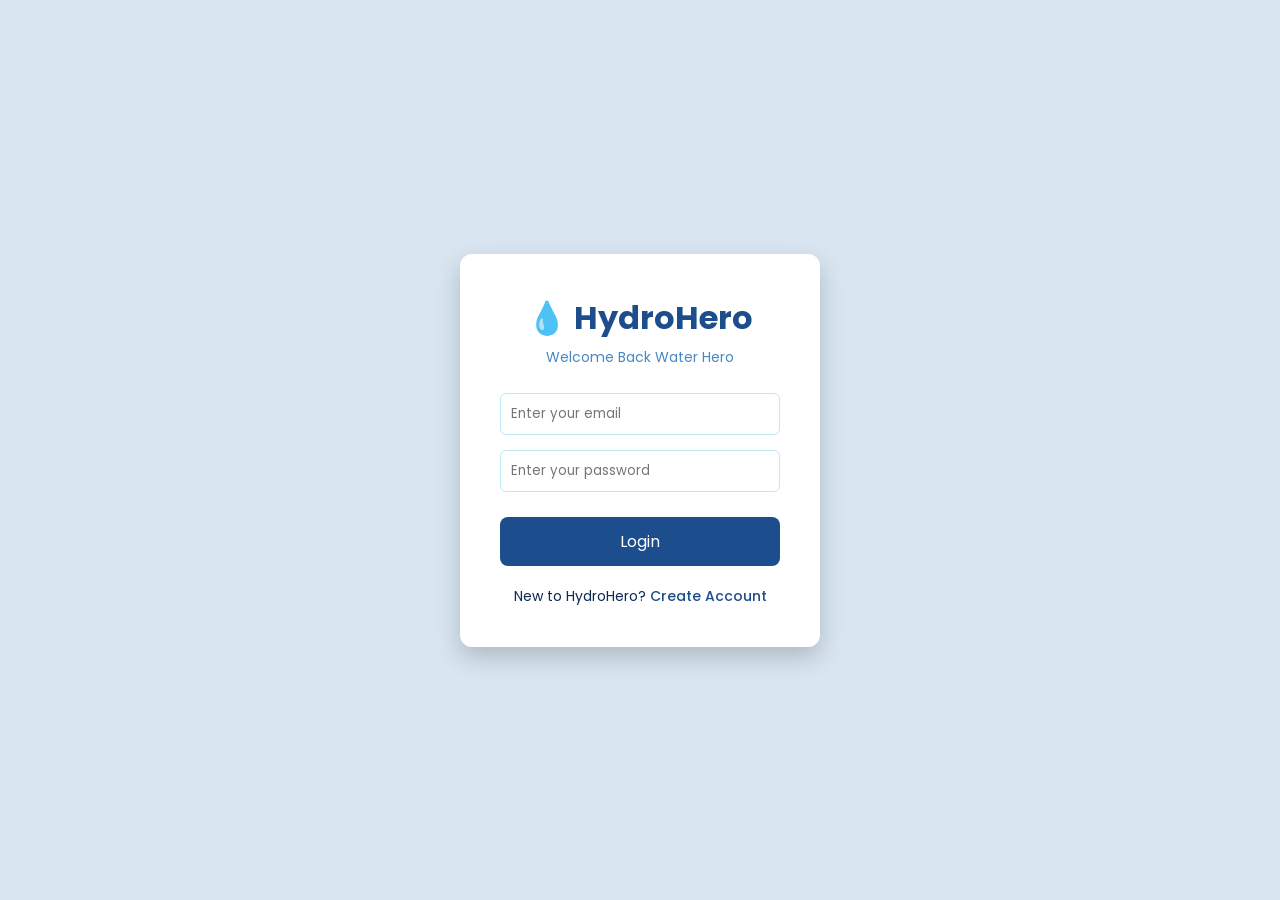
<file: index.html>
<!DOCTYPE html>
<html lang="en">

<head>

<meta charset="UTF-8">
<meta name="viewport" content="width=device-width, initial-scale=1.0">

<title>HydroHero Login</title>

<link rel="stylesheet" href="css/login.css">

<link href="https://fonts.googleapis.com/css2?family=Poppins:wght@300;400;500;600&display=swap" rel="stylesheet">

</head>

<body>

<div class="login-container">

<div class="login-card">

<div class="login-brand">
<h1 class="login-logo">💧 HydroHero</h1>
<p class="login-tagline">Welcome Back Water Hero</p>
</div>

<form class="login-form" id="loginForm">

<input type="email" id="loginEmail" class="login-input" placeholder="Enter your email" required>

<input type="password" id="loginPassword" class="login-input" placeholder="Enter your password" required>

<button type="submit" class="login-button">
Login
</button>

</form>

<p class="login-redirect">
New to HydroHero?
<a href="signup.html">Create Account</a>
</p>

</div>

</div>
<script>

document.getElementById("loginForm").addEventListener("submit", function(e){

e.preventDefault();

let email = document.getElementById("loginEmail").value;
let password = document.getElementById("loginPassword").value;

let users = JSON.parse(localStorage.getItem("users")) || [];

let foundUser = users.find(user => user.email === email && user.password === password);

if(foundUser){

localStorage.setItem("hydroUser", JSON.stringify(foundUser));

window.location.href = "home.html";

}else{

alert("Invalid email or password");

}

});


</script>
</body>

</html>
</file>
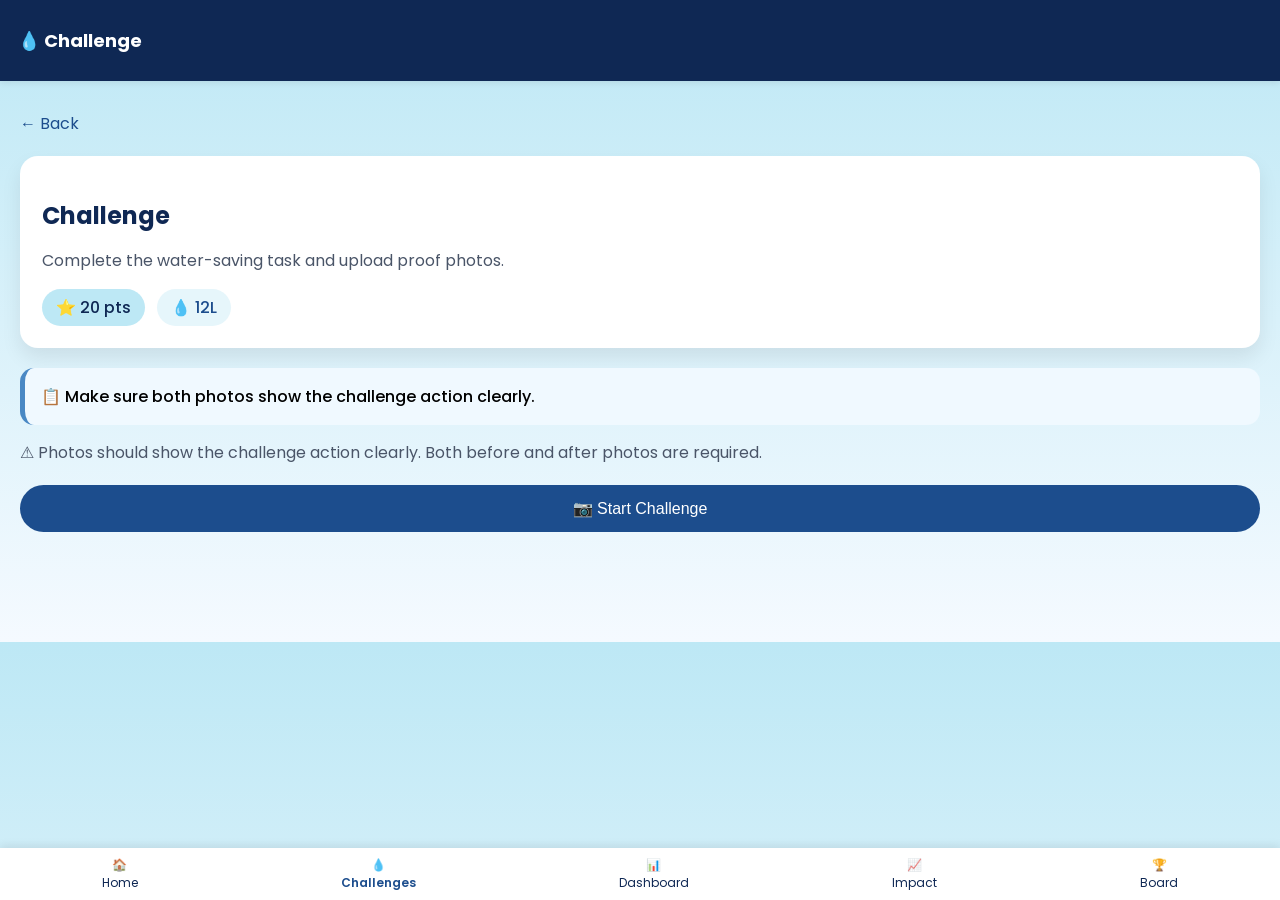
<file: challenge-detail.html>
<!DOCTYPE html>
<html>
<head>
<meta charset="UTF-8">
<title>Challenge Detail</title>

<link rel="stylesheet" href="css/challengeStyles.css">

<link href="https://fonts.googleapis.com/css2?family=Poppins:wght@400;500;600&display=swap" rel="stylesheet">

</head>

<body>

<!-- HEADER -->

<header class="topbar">

<h2 class="title" id="challengeTitle">💧 Challenge</h2>

</header>


<!-- MAIN CONTENT -->

<div class="container">

<a href="challenges.html" class="back">← Back</a>


<!-- CHALLENGE CARD -->

<div class="detail-card">

<h2 id="challengeName">Challenge</h2>

<p id="challengeDescription">
Complete the water-saving task and upload proof photos.
</p>

<div class="badges">

<span class="points" id="challengePoints">⭐ 20 pts</span>

<span class="water" id="challengeWater">💧 12L</span>

</div>

</div>


<!-- WARNING BOX -->

<div class="warning-box">
📋 Make sure both photos show the challenge action clearly.
</div>


<div class="note">
⚠ Photos should show the challenge action clearly.
Both before and after photos are required.
</div>


<!-- START BUTTON -->

<a href="capture.html">
<button class="start-btn">
📷 Start Challenge
</button>
</a>

</div>


<!-- BOTTOM NAVIGATION -->

<nav class="bottomnav">

<a href="home.html">
🏠
<br>
Home
</a>

<a class="active" href="challenges.html">
💧
<br>
Challenges
</a>

<a href="dashboard.html">
📊
<br>
Dashboard
</a>

<a href="impact.html">
📈
<br>
Impact
</a>

<a href="leaderboard.html">
🏆
<br>
Board
</a>

</nav>


<script>

function toggleTheme(){
document.body.classList.toggle("dark");
}

function logout(){
alert("Logged Out");
window.location.href="login.html";
}


/* ---------- Load Challenge Data from URL ---------- */

const params = new URLSearchParams(window.location.search);
const challenge = params.get("challenge");

const challengeData = {

tap: {
title: "💧 Turn off tap while brushing",
desc: "Save water by turning off the tap while brushing your teeth. A running tap wastes up to 6 liters per minute!",
points: "⭐ 20 pts",
water: "💧 12L"
},

shower: {
title: "💧 Reduce shower time",
desc: "Shorten your shower time by 2 minutes to conserve water.",
points: "⭐ 30 pts",
water: "💧 30L"
},

plants: {
title: "💧 Reuse water for plants",
desc: "Use leftover water (from washing vegetables etc.) to water plants.",
points: "⭐ 15 pts",
water: "💧 8L"
},

bucket: {
title: "💧 Use bucket instead of hose",
desc: "Use a bucket instead of a hose for cleaning tasks.",
points: "⭐ 40 pts",
water: "💧 150L"
}

};

if (challenge && challengeData[challenge]) {

document.getElementById("challengeTitle").innerText = challengeData[challenge].title;

document.getElementById("challengeName").innerText = challengeData[challenge].title;

document.getElementById("challengeDescription").innerText = challengeData[challenge].desc;

document.getElementById("challengePoints").innerText = challengeData[challenge].points;

document.getElementById("challengeWater").innerText = challengeData[challenge].water;

}

</script>

</body>
</html>
</file>
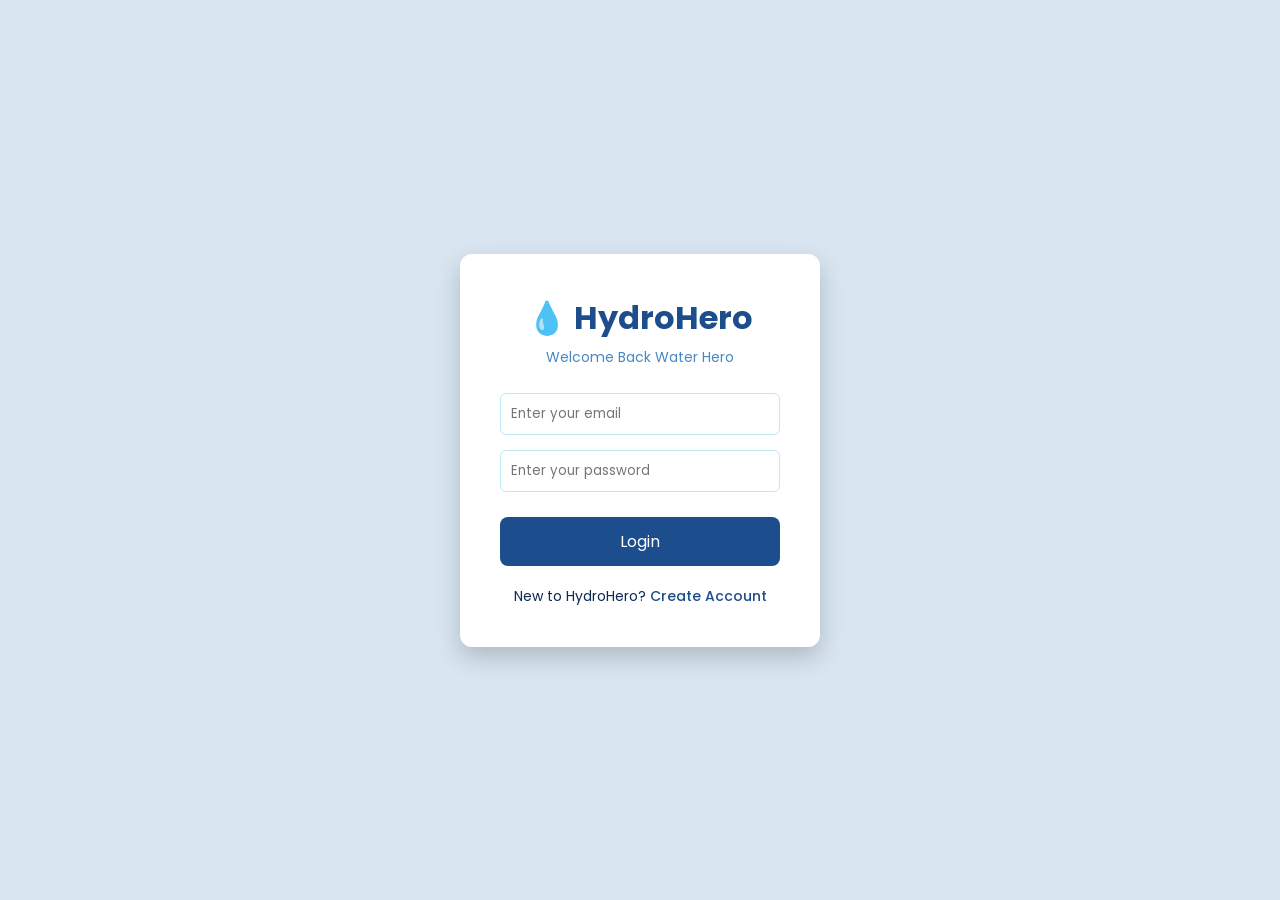
<file: challenges.html>
<!DOCTYPE html>
<html>
<head>
<meta charset="UTF-8">
<title>HydroHero Challenges</title>

<link rel="stylesheet" href="css/challengeStyles.css">
<link rel="stylesheet" href="css/home.css">

<link href="https://fonts.googleapis.com/css2?family=Poppins:wght@400;500;600&display=swap" rel="stylesheet">

</head>

<body>

<!-- HEADER -->

<nav class="nav-bar">

<div class="nav-logo">
<div class="nav-logo-icon">💧</div>
<span>Challenges</span>
</div>

<div class="nav-menu-container" id="navMenu">

<a href="home.html" class="nav-link">
<span>Home</span>
</a>

<a href="challenges.html" class="nav-link active">
<span>Challenges</span>
</a>

<a href="dashboard.html" class="nav-link">
<span>Dashboard</span>
</a>

<a href="impact.html" class="nav-link">
<span>Impact</span>
</a>

<a href="leaderboard.html" class="nav-link">
<span>Leaderboard</span>
</a>

<button class="logout-btn" onclick="logout()">Logout</button>

</div>

</nav>



<!-- CONTENT -->

<div class="container">


<!-- Challenge 1 -->

<div class="challenge-card blue">

<h3>💧 Turn off tap while brushing</h3>

<p>💧 12L saved &nbsp;&nbsp; ⭐ 20 pts</p>

<a href="challenge-detail.html?challenge=tap">
<button type="button" class="start-challenge">Start Challenge</button>
</a>

</div>


<!-- Challenge 2 -->

<div class="challenge-card blue">

<h3>💧 Reduce shower time by 2 minutes</h3>

<p>💧 30L saved &nbsp;&nbsp; ⭐ 30 pts</p>

<a href="challenge-detail.html?challenge=shower">
<button type="button" class="start-challenge">Start Challenge</button>
</a>

</div>


<!-- Challenge 3 -->

<div class="challenge-card green">

<h3>💧 Reuse water for plants</h3>

<p>💧 8L saved &nbsp;&nbsp; ⭐ 15 pts</p>

<a href="challenge-detail.html?challenge=plants">
<button type="button" class="start-challenge">Start Challenge</button>
</a>

</div>


<!-- Challenge 4 -->

<div class="challenge-card blue">

<h3>💧 Use bucket instead of hose</h3>

<p>💧 150L saved &nbsp;&nbsp; ⭐ 40 pts</p>

<a href="challenge-detail.html?challenge=bucket">
<button type="button" class="start-challenge">Start Challenge</button>
</a>

</div>

</div>




<script>

function toggleTheme(){
document.body.classList.toggle("dark");
}

function logout(){
alert("Logged Out");
window.location.href="login.html";
}

</script>

<!-- Only challenges script needed here -->
<script src="js/challenges.js"></script>
<script src="js/main.js"></script>
</body>
</html>
</file>
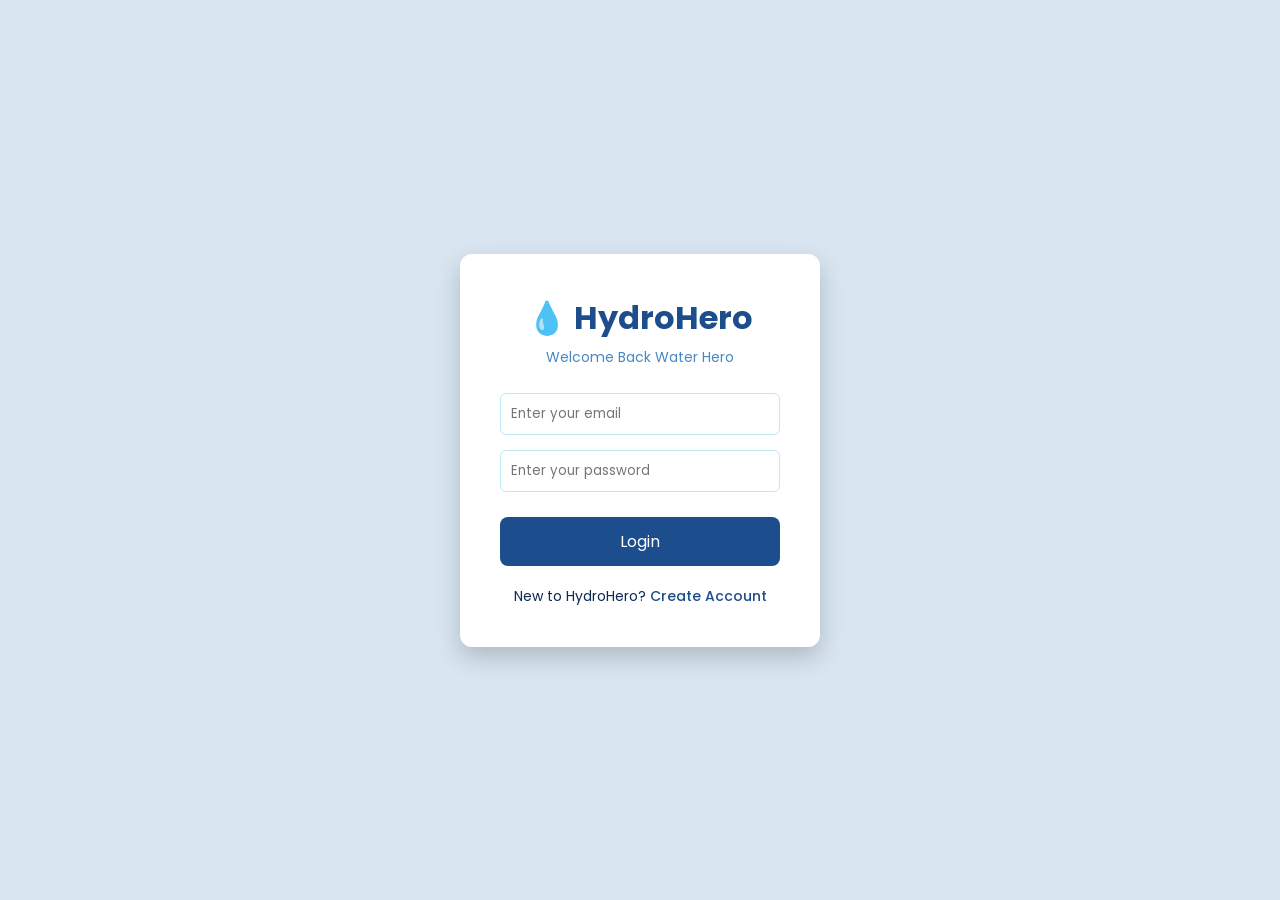
<file: home.html>
<!DOCTYPE html>
<html lang="en">

<head>
<meta charset="UTF-8">
<meta name="viewport" content="width=device-width, initial-scale=1.0">

<title>HydroHero</title>

<link rel="stylesheet" href="css/home.css">

<link href="https://fonts.googleapis.com/css2?family=Poppins:wght@400;500;600;700&display=swap" rel="stylesheet">

</head>

<body>

<nav class="nav-bar">

<div class="nav-logo">
<div class="nav-logo-icon">💧</div>
<span>HydroHero</span>
</div>

<div class="nav-menu-container" id="navMenu">

<a href="index.html" class="nav-link active">
<span>Home</span>
</a>

<a href="challenges.html" class="nav-link">
<span>Challenges</span>
</a>

<a href="dashboard.html" class="nav-link">
<span>Dashboard</span>
</a>

<a href="impact.html" class="nav-link">
<span>Impact</span>
</a>

<a href="leaderboard.html" class="nav-link">
<span>Leaderboard</span>
</a>

<button class="logout-btn" onclick="logout()">Logout</button>


</div>

</nav>




<section class="home-hero">

<p class="home-hero-tag">🌿 Save water. Save the planet.</p>

<h1 class="home-hero-title">
<span>HydroHero</span><br>
Gamifying Water Conservation
</h1>

<p class="home-hero-desc">
Join thousands making a real difference. Complete challenges,
track your impact, and compete on leaderboards.
</p>

<button class="home-hero-button">
<a href="impact.html">💧 Start Saving Water</a>
</button>

</section>


<section class="home-stats">

<div class="home-stat-card">

<div class="home-stat-icon blue">💧</div>

<div>
<h2>12,500 L</h2>
<p>Water Saved</p>
</div>

</div>


<div class="home-stat-card">

<div class="home-stat-icon green">👥</div>

<div>
<h2>420</h2>
<p>Active Users</p>
</div>

</div>


<div class="home-stat-card">

<div class="home-stat-icon yellow">🎯</div>

<div>
<h2>980</h2>
<p>Challenges Completed</p>
</div>

</div>

</section>


<section class="home-features">

<h2 class="home-features-title">How HydroHero Works</h2>

<div class="home-feature-card">

<div class="home-feature-icon">🎯</div>

<h3>Gamified Challenges</h3>

<p>Complete daily water-saving tasks and earn points.</p>

</div>


<div class="home-feature-card">

<div class="home-feature-icon">📊</div>

<h3>Impact Tracking</h3>

<p>See exactly how much water you've saved.</p>

</div>


<div class="home-feature-card">

<div class="home-feature-icon">🏆</div>

<h3>Community Leaderboard</h3>

<p>Compete with friends and community.</p>

</div>

</section>


<section class="home-cta">

<h2>Ready to be a HydroHero?</h2>

<p>Every drop counts.</p>

<button class="home-cta-button"><a href="challenges.html">Join Now →</a></button>

</section>


<footer class="home-footer">

© 2026 HydroHero. Making every drop count 💧

</footer>

<script src="js/main.js"></script>
</body>
</html>
</file>
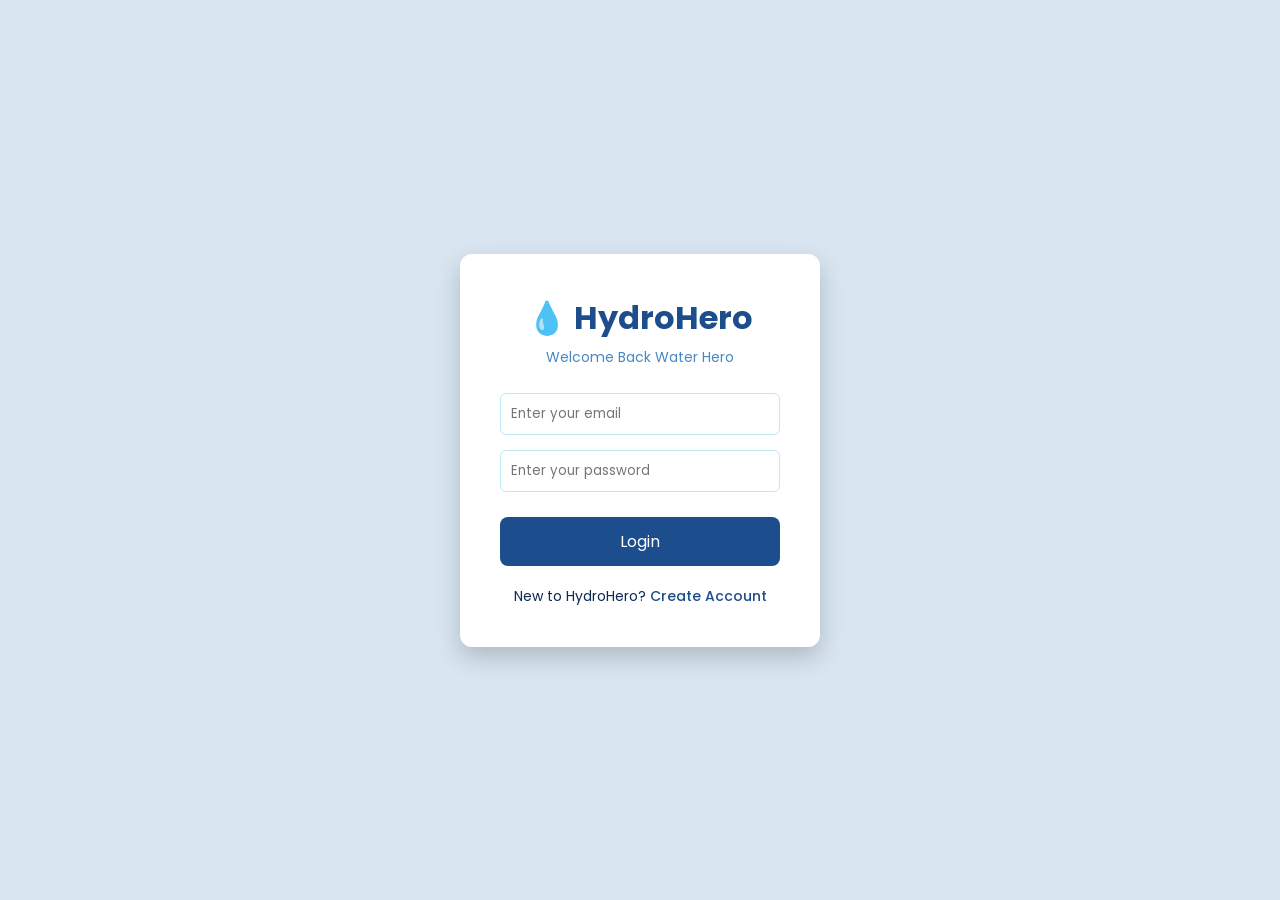
<file: leaderboard.html>
<!DOCTYPE html>
<html lang="en">

<head>
<meta charset="UTF-8">
<meta name="viewport" content="width=device-width, initial-scale=1.0">

<title>HydroHero Leaderboard</title>

<link rel="stylesheet" href="css/home.css">
<link rel="stylesheet" href="css/leaderboard.css">

</head>

<body>
<nav class="nav-bar">

<div class="nav-logo">
<div class="nav-logo-icon">💧</div>
<span style="color:rgb(38, 111, 184)">Leaderboard</span>
</div>

<div class="nav-menu-container" id="navMenu">

<a href="home.html" class="nav-link ">
<span>Home</span>
</a>

<a href="challenges.html" class="nav-link">
<span>Challenges</span>
</a>

<a href="dashboard.html" class="nav-link">
<span>Dashboard</span>
</a>

<a href="impact.html" class="nav-link">
<span>Impact</span>
</a>

<a href="leaderboard.html" class="nav-link active">
<span>Leaderboard</span>
</a>

<button class="logout-btn" onclick="logout()">Logout</button>

</div>

</nav>

<main class="leaderboard-container">

    <!-- Water Hero -->
    <section class="leaderboard-hero">

        <div id="heroCard"></div>

    </section>


    <!-- Top Communities -->
    <section class="leaderboard-section">

        <h2 class="leaderboard-section-title">💧 Top Communities</h2>

        <div id="communitiesList"></div>

    </section>


    <!-- Top Users -->
    <section class="leaderboard-section">

        <h2 class="leaderboard-section-title">⭐ Top Users</h2>

        <div id="usersList"></div>

    </section>

</main>

<script src="js/leaderboard.js"></script>
<script src="js/main.js"></script>

</body>

</html>
</file>
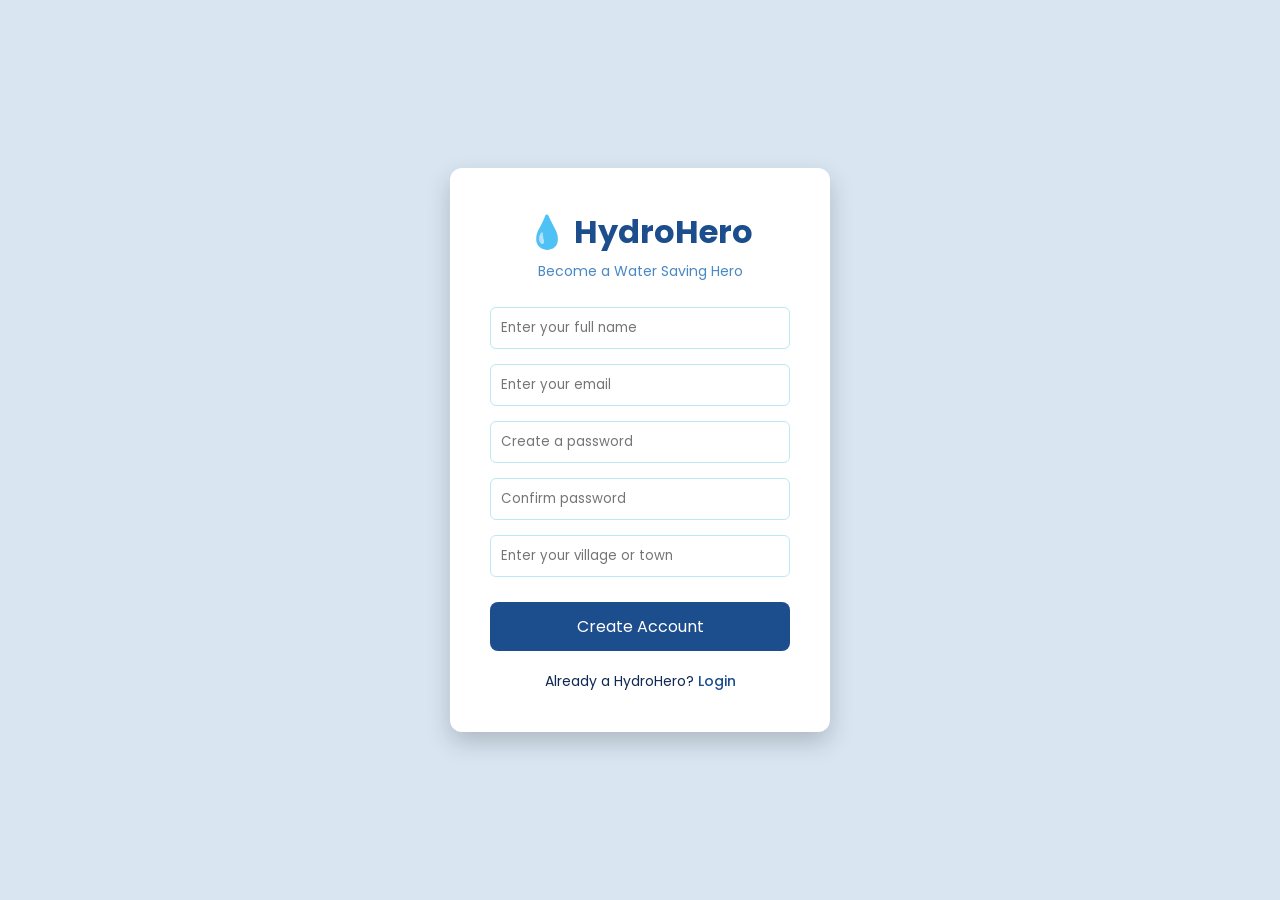
<file: signup.html>
<!DOCTYPE html>
<html lang="en">

<head>
<meta charset="UTF-8">
<meta name="viewport" content="width=device-width, initial-scale=1.0">

<title>HydroHero Signup</title>

<link rel="stylesheet" href="css/signup.css">

<link href="https://fonts.googleapis.com/css2?family=Poppins:wght@300;400;500;600&display=swap" rel="stylesheet">

</head>

<body>

<div class="signup-container">

<div class="signup-card">

<div class="signup-brand">
<h1 class="signup-logo">💧 HydroHero</h1>
<p class="signup-tagline">Become a Water Saving Hero</p>
</div>

<form class="signup-form" id="signupForm">

<input type="text" id="name" class="signup-input" placeholder="Enter your full name" required>

<input type="email" id="email" class="signup-input" placeholder="Enter your email" required>

<input type="password" id="password" class="signup-input" placeholder="Create a password" required>

<input type="password" id="confirmPassword" class="signup-input" placeholder="Confirm password" required>

<input type="text" id="town" class="signup-input" placeholder="Enter your village or town" required>

<button type="submit" class="signup-button">
Create Account
</button>

</form>


<p class="signup-redirect">
Already a HydroHero?
<a href="index.html">Login</a>
</p>

</div>

</div>
<script>
document.getElementById("signupForm").addEventListener("submit", function(e){

e.preventDefault();

let name = document.getElementById("name").value;
let email = document.getElementById("email").value;
let password = document.getElementById("password").value;
let town = document.getElementById("town").value;

let user = {
name,
email,
password,
town
};

let users = JSON.parse(localStorage.getItem("users")) || [];

users.push(user);

localStorage.setItem("users", JSON.stringify(users));

alert("Account created successfully!");

window.location.href = "index.html";

});
</script>
</body>
</html>
</file>
<file: css/login.css>
/* =========================
   HydroHero Login Page
========================= */

*{
margin:0;
padding:0;
box-sizing:border-box;
font-family:'Poppins', sans-serif;
}

body{
background:#4989c435;
height:100vh;
display:flex;
justify-content:center;
align-items:center;
}

/* Container */

.login-container{
width:100%;
display:flex;
justify-content:center;
align-items:center;
padding:20px;
}

/* Card */

.login-card{
background:white;
padding:40px;
border-radius:12px;
width:360px;
box-shadow:0 10px 25px rgba(0,0,0,0.2);
text-align:center;
}

/* Brand */

.login-logo{
color:#1C4D8D;
margin-bottom:5px;
}

.login-tagline{
color:#4988C4;
font-size:14px;
margin-bottom:25px;
}

/* Form */

.login-form{
display:flex;
flex-direction:column;
gap:15px;
}

/* Input Group */

.login-input-group{
display:flex;
flex-direction:column;
text-align:left;
}

.login-label{
font-size:14px;
margin-bottom:5px;
color:#0F2854;
}

.login-input{
padding:10px;
border:1px solid #BDE8F5;
border-radius:6px;
outline:none;
transition:0.2s;
}

.login-input:focus{
border-color:#4988C4;
}

/* Forgot password */

.login-forgot{
text-align:right;
font-size:13px;
}

.login-forgot a{
color:#1C4D8D;
text-decoration:none;
}

.login-forgot a:hover{
text-decoration:underline;
}

/* Button */

.login-button{
margin-top:10px;
padding:12px;
border:none;
border-radius:8px;
background:#1C4D8D;
color:white;
font-size:16px;
cursor:pointer;
transition:0.2s;
}

.login-button:hover{
background:#539bdf;
}

/* Redirect */
.login-redirect{
margin-top:20px;
font-size:14px;
color:#0F2854;
}

.login-redirect a{
color:#1C4D8D;
text-decoration:none;
font-weight:500;
}

.login-redirect a:hover{
text-decoration:underline;
}
</file>
<file: css/challengeStyles.css>
/* GLOBAL */

body{
font-family:Poppins;
background:linear-gradient(#BDE8F5,#f5faff);
margin:0;
padding-bottom:90px;
overflow-x:hidden;
}


/* HEADER */

.topbar{
display:flex;
justify-content:space-between;
align-items:center;
padding:12px 18px;
background:#0F2854;
box-shadow:0 2px 6px rgba(0,0,0,0.08);
}

.title{
font-size:18px;
color:white;
}

.icons button{
border:none;
background:none;
font-size:20px;
margin-left:15px;
cursor:pointer;
color:white;
}


/* CONTAINER */

.container{
padding:20px;
}

h1{
font-size:28px;
margin-bottom:20px;
color:#0F2854;
}


/* CHALLENGE CARDS */

.challenge-card{
background:white;
padding:20px;
border-radius:18px;
margin-bottom:20px;
box-shadow:0 10px 20px rgba(0,0,0,0.08);
}

.challenge-card.blue{
border-left:6px solid #1C4D8D;
}

.challenge-card.green{
border-left:6px solid #4988C4;
}

.challenge-card h3{
margin-bottom:10px;
color:#0F2854;
}

.challenge-card p{
color:#4a5568;
margin-bottom:15px;
}

.challenge-card button{
width:100%;
padding:12px;
border:none;
border-radius:30px;
background:#1C4D8D;
color:white;
font-size:15px;
cursor:pointer;
transition:0.3s;
}

.challenge-card button:hover{
background:#4988C4;
}


/* BOTTOM NAV */

.bottomnav{
position:fixed;
bottom:0;
width:100%;
display:flex;
justify-content:space-around;
background:white;
padding:8px 0;
box-shadow:0 -3px 8px rgba(0,0,0,0.08);
}

.bottomnav a{
font-size:12px;
text-align:center;
color:#0F2854;
text-decoration: none;
}

.bottomnav a:hover{
    text-decoration: underline;
}

.bottomnav .active{
color:#1C4D8D;
font-weight:600;
}


/* DARK MODE */

.dark{
background:#0F2854;
color:white;
}

.dark .topbar{
background:#0F2854;
}

.dark .challenge-card{
background:#1C4D8D;
}


/* BACK BUTTON */

.back{
display:block;
margin:10px 0 20px;
color:#1C4D8D;
text-decoration:none;
}


/* DETAIL PAGE */

.detail-card{
background:white;
padding:22px;
border-radius:18px;
box-shadow:0 10px 20px rgba(0,0,0,0.08);
margin-bottom:20px;
}

.detail-card h2{
margin-bottom:10px;
color:#0F2854;
}

.detail-card p{
color:#4a5568;
line-height:1.5;
}


/* BADGES */

.badges{
margin-top:15px;
display:flex;
gap:12px;
}

.points{
background:#BDE8F5;
padding:6px 14px;
border-radius:20px;
color:#0F2854;
font-weight:500;
}

.water{
background:#e6f6fb;
padding:6px 14px;
border-radius:20px;
color:#1C4D8D;
font-weight:500;
}


/* WARNING */

.warning-box{
background:#f0f9ff;
border-left:5px solid #4988C4;
padding:16px;
border-radius:14px;
margin-bottom:15px;
font-weight:500;
}


/* NOTE */

.note{
color:#4a5568;
margin-bottom:20px;
}


/* START BUTTON */

.start-btn{
width:100%;
padding:14px;
border:none;
border-radius:30px;
background:#1C4D8D;
color:white;
font-size:16px;
cursor:pointer;
transition:0.3s;
}

.start-btn:hover{
background:#4988C4;
}


/* CAMERA PAGE */

.video-container{
padding:15px;
max-width:500px;
margin:auto;
}

video{
width:100%;
max-height:240px;
object-fit:cover;
border-radius:14px;
border:3px solid #1C4D8D;
margin-bottom:12px;
}


/* PHOTO BUTTONS */

.photo-buttons{
display:flex;
gap:10px;
margin-bottom:15px;
}

.photo-buttons button{
flex:1;
padding:10px;
border:none;
border-radius:22px;
background:#1C4D8D;
color:white;
font-size:14px;
cursor:pointer;
transition:0.3s;
}

.photo-buttons button:hover{
background:#4988C4;
}


/* PREVIEW SECTION */

.preview-section{
display:flex;
gap:12px;
margin-bottom:20px;
}

.preview-box{
flex:1;
background:#BDE8F5;
min-height:110px;
border-radius:14px;
display:flex;
flex-direction:column;
align-items:center;
justify-content:center;
gap:6px;
padding:8px;
}

.preview-box img{
width:100%;
max-height:70px;
object-fit:cover;
border-radius:10px;
display:none;
}


/* COMPLETE BUTTON */

.complete-btn{
width:100%;
padding:12px;
border:none;
border-radius:25px;
background:#9bbbe5;
color:white;
font-size:15px;
cursor:not-allowed;
}

.complete-btn.active{
background:#1C4D8D;
cursor:pointer;
}
</file>
<file: css/home.css>
*{
margin:0;
padding:0;
box-sizing:border-box;
font-family:'Poppins',sans-serif;
}

body{
background:#f5faff;
color:#1e293b;
}

/* NAVBAR */

.nav-bar{
display:flex;
justify-content:space-between;
align-items:center;
padding:18px 22px;
background:white;
box-shadow:0 4px 10px rgba(0,0,0,0.05);
flex-wrap:wrap;
}

.nav-logo{
display:flex;
align-items:center;
gap:10px;
font-size:30px;
font-weight:600;
color:#1C4D8D;
}

.nav-menu-container{
display:flex;
gap:30px;
align-items:center;
flex-wrap:no-wrap;
}

.nav-link{
text-decoration:none;
color:#64748b;
font-size:16px;
font-weight:500;
display:flex;
align-items:center;
gap:6px;
}

.nav-link:hover{
color:#4988C4;
}

.nav-link.active{
color:#1d7ddc;
font-weight:600;
}

.logout-btn{
background:#ff4d4d;
border:none;
color:white;
padding:8px 16px;
border-radius:6px;
cursor:pointer;
font-family:'Poppins',sans-serif;
}

.logout-btn:hover{
background:#e63939;
}


/* HERO */

.home-hero{
padding:60px 25px;
background:linear-gradient(#BDE8F5,#f5faff);
}

.home-hero-tag{
color:#4988C4;
margin-bottom:15px;
font-size: 21px;
}

.home-hero-title{
font-size:40px;
margin-bottom:15px;
}

.home-hero-title span{
color:#1C4D8D;
}

.home-hero-desc{
color:#64748b;
margin-bottom:25px;
}

.home-hero-button{
background:#0F2854;
color:white;
border:none;
padding:14px 28px;
border-radius:12px;
font-size:16px;
cursor:pointer;
}

.home-hero-button a{
    text-decoration: none;
    color: white;
}


/* STATS */

.home-stats{
padding:40px 20px;
display:flex;
flex-direction:column;
gap:20px;
}

.home-stat-card{
background:white;
padding:20px;
border-radius:16px;
box-shadow:0 10px 18px rgba(0,0,0,0.08);
display:flex;
align-items:center;
gap:18px;
}

.home-stat-icon{
width:50px;
height:50px;
display:flex;
align-items:center;
justify-content:center;
border-radius:12px;
font-size:20px;
}

.blue{
background:#e0f2fe;
}

.green{
background:#dcfce7;
}

.yellow{
background:#fef3c7;
}


/* FEATURES */

.home-features{
padding:60px 22px;
}

.home-features-title{
text-align:center;
margin-bottom:30px;
font-size:28px;
}

.home-feature-card{
background:white;
padding:24px;
border-radius:16px;
box-shadow:0 10px 18px rgba(0,0,0,0.08);
margin-bottom:20px;
}

.home-feature-icon{
background:#BDE8F5;
color:white;
width:50px;
height:50px;
display:flex;
align-items:center;
justify-content:center;
border-radius:12px;
margin-bottom:15px;
}


/* CTA */

.home-cta{
background:linear-gradient(#4988C4,#f5faff);
color:white;
text-align:center;
padding:80px 20px;
}

.home-cta-button{
background:white;
color:#22b3a6;
border:none;
padding:14px 28px;
border-radius:12px;
font-size:16px;
cursor:pointer;
margin-top:20px;
}

.home-cta-button a{
    text-decoration: none;
    color: black;
}

.home-cta-button:hover{
    background-color: #0F2854;
}

.home-cta-button a:hover{
    color:white;
}


/* FOOTER */

.home-footer{
text-align:center;
padding:20px;
color:#64748b;
}

/* NAV MENU */

.nav-toggle{
font-size:22px;
cursor:pointer;
}

.nav-menu-container{
display:flex;
gap:30px;
align-items:center;
}

.nav-menu-container.show{
display:grid;
}

.nav-link{
text-decoration:none;
color:#64748b;
font-size:14px;
display:flex;
flex-direction:column;
align-items:center;
gap:6px;
}

.nav-link.active{
color:#1d7ddc;
font-weight:600;
}

.nav-link:hover{
color:#22b3a6;
}

/* MOBILE NAVBAR */

/* RESPONSIVE NAV */

@media (max-width:768px){

.nav-bar{
flex-direction:column;
align-items:flex-start;
gap:10px;
}

.nav-menu-container{
width:100%;
justify-content:space-between;
}

}
</file>
<file: css/leaderboard.css>
/* =========================
   LEADERBOARD PAGE
========================= */

.leaderboard-header{
padding:20px;
background:white;
box-shadow:0 4px 10px rgba(0,0,0,0.05);
}

.leaderboard-title{
font-size:24px;
color:#1d7ddc;
}

.leaderboard-container{
padding:30px 20px;
max-width:700px;
margin:auto;
display:flex;
flex-direction:column;
gap:35px;
}

/* HERO CARD */

.leaderboard-hero{
background:linear-gradient(135deg,#2b6ee7,#1b3fa0);
padding:35px;
border-radius:20px;
color:white;
text-align:center;
box-shadow:0 10px 25px rgba(0,0,0,0.2);
}

.leaderboard-hero h2{
font-size:18px;
margin-bottom:10px;
}

.leaderboard-hero h1{
font-size:34px;
margin-bottom:12px;
}

.hero-stats{
display:flex;
justify-content:center;
gap:25px;
font-size:16px;
opacity:0.9;
}


/* SECTIONS */

.leaderboard-section{
display:flex;
flex-direction:column;
gap:15px;
}

.leaderboard-section-title{
font-size:20px;
font-weight:600;
}


/* LEADERBOARD ROWS */

.leaderboard-row{
display:flex;
align-items:center;
background:white;
padding:18px 24px;
border-radius:14px;
box-shadow:0 8px 18px rgba(0,0,0,0.08);
margin-bottom:12px;
}

/* rank column */

.leaderboard-rank{
font-size:20px;
font-weight:700;
width:60px;
text-align:center;
}

/* name column */

.leaderboard-name{
flex:1;
font-size:16px;
}

/* score column */

.leaderboard-score{
min-width:80px;
text-align:right;
color:#1d7ddc;
font-weight:600;
}


/* TOP 3 COLORS */

.leaderboard-row:nth-child(1) .leaderboard-rank{
color:#f59e0b;
}

.leaderboard-row:nth-child(2) .leaderboard-rank{
color:#64748b;
}

.leaderboard-row:nth-child(3) .leaderboard-rank{
color:#ea580c;
}


/* HOVER EFFECT */

.leaderboard-row:hover{
transform:translateY(-3px);
transition:0.2s;
}
</file>
<file: css/signup.css>
/* =========================
   HydroHero Signup Page
========================= */

*{
margin:0;
padding:0;
box-sizing:border-box;
font-family:'Poppins', sans-serif;
}

body{
background:#4989c435;
height:100vh;
display:flex;
justify-content:center;
align-items:center;
}

/* Container */

.signup-container{
width:100%;
display:flex;
justify-content:center;
align-items:center;
padding:20px;
}

/* Card */

.signup-card{
background:white;
padding:40px;
border-radius:12px;
width:380px;
box-shadow:0 10px 25px rgba(0,0,0,0.2);
text-align:center;
}

/* Brand */

.signup-logo{
color:#1C4D8D;
margin-bottom:5px;
}

.signup-tagline{
color:#4988C4;
font-size:14px;
margin-bottom:25px;
}

/* Form */

.signup-form{
display:flex;
flex-direction:column;
gap:15px;
}

/* Input Group */

.signup-input-group{
display:flex;
flex-direction:column;
text-align:left;
}

.signup-label{
font-size:14px;
margin-bottom:5px;
color:#0F2854;
}

.signup-input{
padding:10px;
border:1px solid #BDE8F5;
border-radius:6px;
outline:none;
transition:0.2s;
}

.signup-input:focus{
border-color:#4988C4;
}

/* Button */

.signup-button{
margin-top:10px;
padding:12px;
border:none;
border-radius:8px;
background:#1C4D8D;
color:white;
font-size:16px;
cursor:pointer;
transition:0.2s;
}

.signup-button:hover{
background:#539bdf;
}

/* Redirect */

.signup-redirect{
margin-top:20px;
font-size:14px;
color:#0F2854;
}

.signup-redirect a{
color:#1C4D8D;
text-decoration:none;
font-weight:500;
}

.signup-redirect a:hover{
text-decoration:underline;
}
</file>
